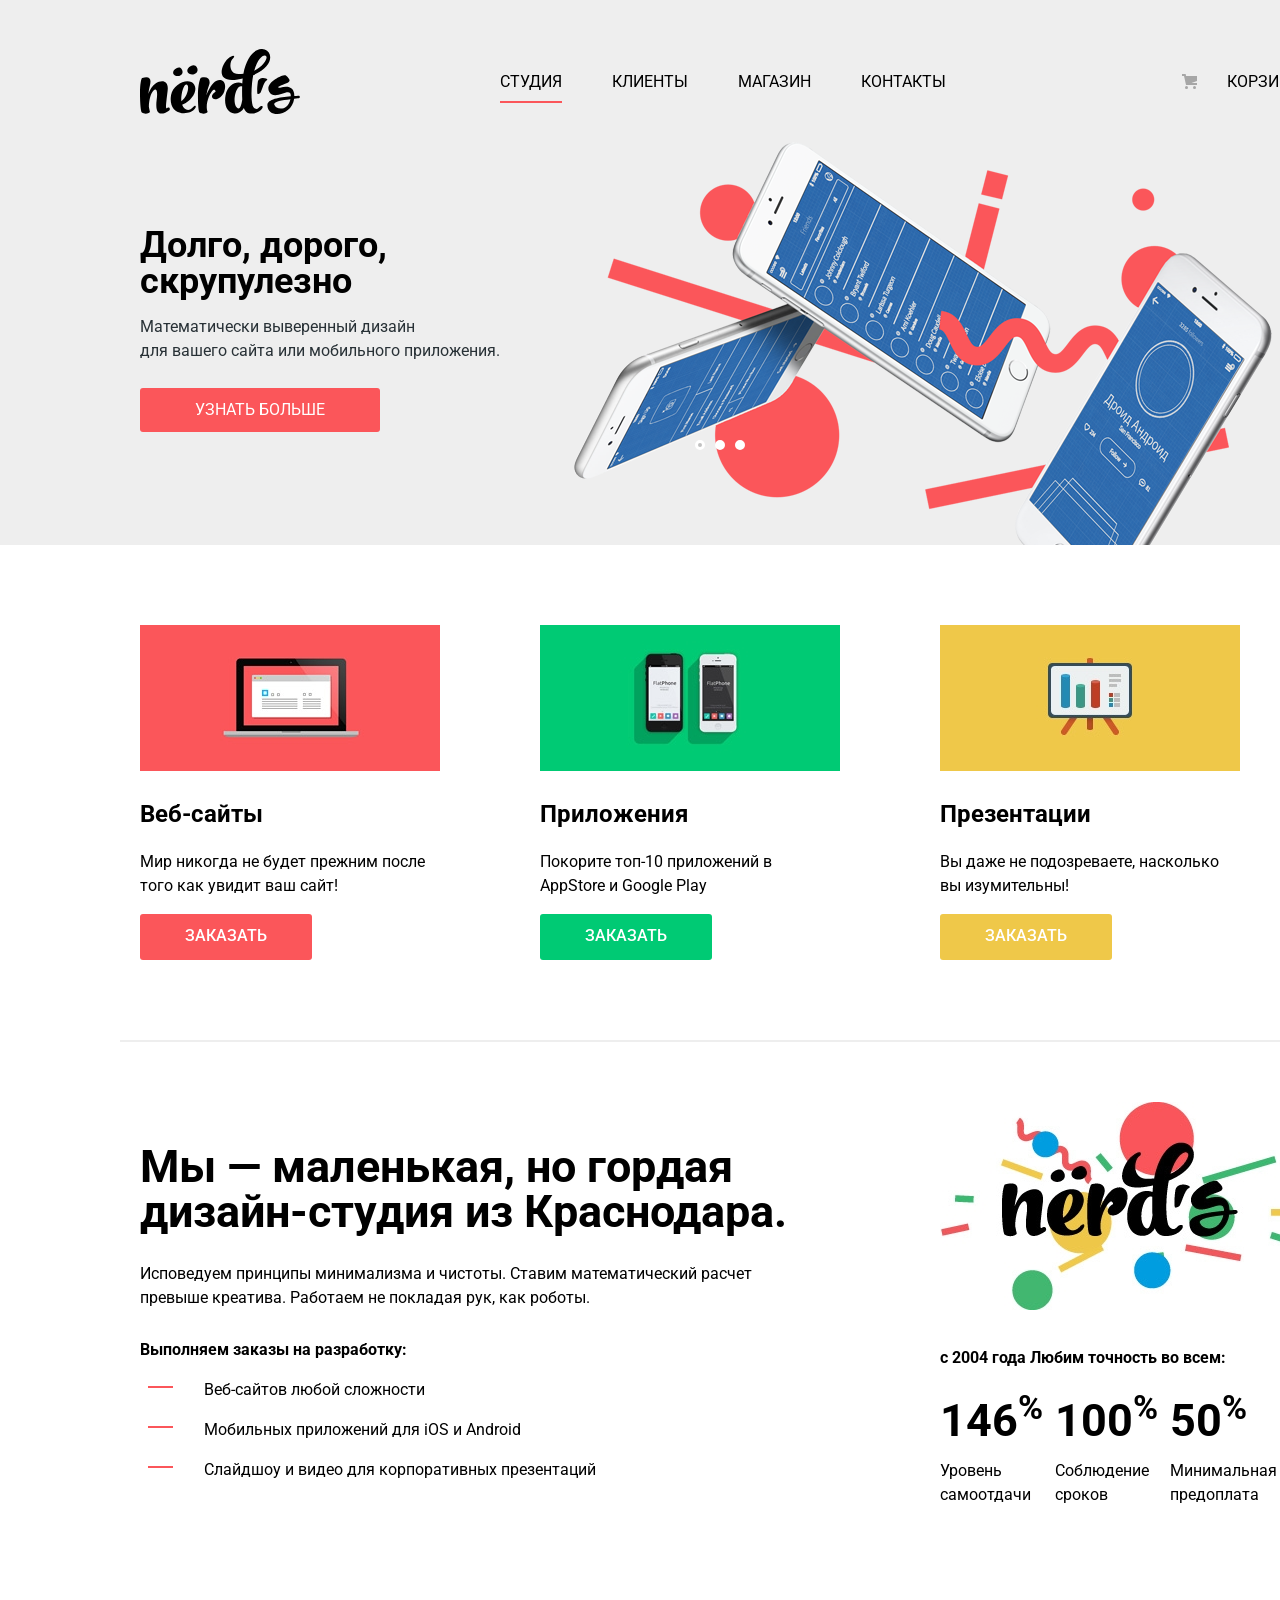
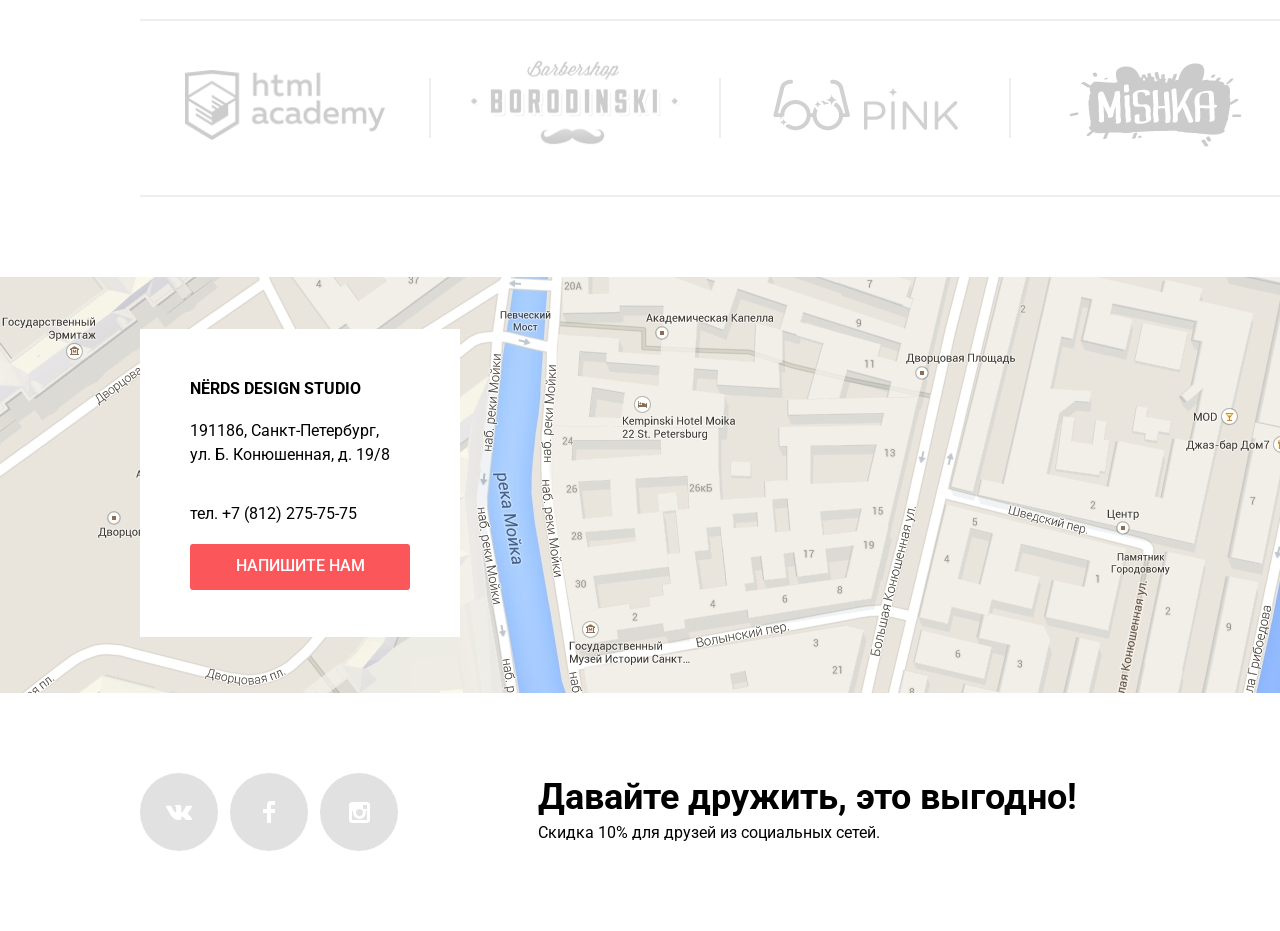
<file: index.html>
<!DOCTYPE html>
<html lang="ru">
  <head>
    <meta charset="UTF-8" />
    <meta name="viewport" content="width=device-width, initial-scale=1.0" />
    <title>nerds</title>
    <link href="https://fonts.googleapis.com/css?family=Roboto:400,500,700&amp;subset=cyrillic" rel="stylesheet">
    <link href="style/normalize.css" rel="stylesheet" />
    <link rel="stylesheet" href="style/style.css" />
  </head>
  <body>
    <header class="main-header">
      <nav class="main-navigation  container">
        <h1 class="visually-hidden">nerds</h1>
        <a href="index.html" class="main-header-logo">
          <img src="img/nerds-logo.svg" width="160" height="65" alt="Логотип nerds" />
        </a>
        <div class="main-navigation-wrapper">
          <ul class="site-navigation">
            <li>
              <a href="index.html" class="active-link">Студия</a>
            </li>
            <li>
              <a href="clients.html">Клиенты</a>
            </li>
            <li>
              <a href="catalog.html">Магазин</a>
            </li>
            <li>
              <a href="contacts.html">Контакты</a>
            </li>
          </ul>
          <ul class="user-navigation">
            <li>
              <a class="basket-link" href="basket.html">Корзина</a>
            </li>
          </ul>
        </div>
      </nav>
    </header>
    <section class="slider">
      <div class="slider-inner container">
        <input type="radio" id="btn-1" name="toggle" checked>
        <input type="radio" id="btn-2" name="toggle">
        <input type="radio" id="btn-3" name="toggle">
        <div class="slider-controls">
          <label for="btn-1"></label>
          <label for="btn-2"></label>
          <label for="btn-3"></label>
        </div>
        <div class="slides">
          <div class="slide">
            <div class="slide-text">
              <div class="slide-title">Долго, дорого, скрупулезно</div>
              <p>Математически выверенный дизайн<br>
                для вашего сайта или мобильного приложения.</p>
              <a class="btn" href="#">Узнать больше</a>
            </div>
          </div>
          <div class="slide">
            <div class="slide-text">
              <div class="slide-title">Любим математику как никто другой</div>
              <p>Математически выверенный дизайн<br>
                для вашего сайта или мобильного приложения.</p>
              <a class="btn" href="#">Узнать больше</a>
            </div>
          </div>
          <div class="slide">
            <div class="slide-text">
              <div class="slide-title">Только ночь, только хардкор</div>
              <p>Математически выверенный дизайн<br>
                для вашего сайта или мобильного приложения.</p>
              <a class="btn" href="#">Узнать больше</a>
            </div>
          </div>
        </div>
      </div>
    </section>
    <section class="type-services container">
      <h2 class="visually-hidden">Виды услуг</h2>
      <ul class="type-services-list">
        <li class="type-services-item">
          <img src="img/illustration-1.jpg" width="300" height="146" alt="Веб сайты" />
          <h3>Веб-сайты</h3>
          <p>Мир никогда не будет прежним после того как увидит ваш сайт!</p>
          <a class="button" href="#">Заказать</a>
        </li>
        <li class="type-services-item">
          <img src="img/illustration-2.jpg" width="300" height="146" alt="Приложения" />
          <h3>Приложения</h3>
          <p>Покорите топ-10 приложений в AppStore и Google Play</p>
          <a class="button button-green" href="#">Заказать</a>
        </li>
        <li class="type-services-item">
          <img src="img/illustration-3.jpg" width="300" height="146" alt="Презентации" />
          <h3>Презентации</h3>
          <p>Вы даже не подозреваете, насколько вы изумительны!</p>
          <a class="button button-yellow" href="#">Заказать</a>
        </li>
      </ul>
    </section>
    <section class="about container">
      <h2 class="visually-hidden">О нас</h2>
      <div class="about-left">
        <b>Мы — маленькая, но гордая дизайн-студия из Краснодара.</b>
        <p>
          Исповедуем принципы минимализма и чистоты. Ставим математический
          расчет превыше креатива. Работаем не покладая рук, как роботы.
        </p>
        <p class="about-title">Выполняем заказы на разработку:</p>
        <ul class="about-directions">
          <li>Веб-сайтов любой сложности</li>
          <li>Мобильных приложений для iOS и Android</li>
          <li>Слайдшоу и видео для корпоративных презентаций</li>
        </ul>
      </div>
      <div class="about-right">
        <p class="about-title">с 2004 года Любим точность во всем:</p>
        <ul class="stats-list">
          <li class="stats-value">
            <b>146<sup>%</sup></b>
            <p class="stats-description">
              Уровень <br />
              самоотдачи
            </p>
          </li>
          <li class="stats-value">
            <b>100<sup>%</sup></b>
            <p class="stats-description">
              Соблюдение <br />
              сроков
            </p>
          </li>
          <li class="stats-value">
            <b>50<sup>%</sup></b>
            <p class="stats-description">
              Минимальная <br />
              предоплата
            </p>
          </li>
        </ul>
      </div>
    </section>
    <section class="partners container">
      <h2 class="visually-hidden">Партнеры</h2>
      <ul class="partners-list">
        <li class="partners-item">
          <a href="#" target="_blank">
            <img src="img/logo-1.png" width="200" height="70" alt="Html academy" />
          </a>
        </li>
        <li class="partners-item">
          <a href="#" target="_blank">
            <img src="img/logo-2.png" width="209" height="87" alt="Borodinski" />
          </a>
        </li>
        <li class="partners-item">
          <a href="#" target="_blank">
            <img src="img/logo-3.png" width="185" height="52" alt="Pink" />
          </a>
        </li>
        <li class="partners-item">
          <a href="#" target="_blank">
            <img src="img/logo-4.png" width="173" height="84" alt="Mishka" />
          </a>
        </li>
      </ul>
    </section>
    <footer>
      <section class="contacts">
        <h2 class="visually-hidden">Контакты</h2>
        <iframe
          src="https://yandex.ru/map-widget/v1/?um=constructor%3A1b38557f843f948382fe38549c02ef60f579a05e9a48467eda817ba6c1360b49&amp;source=constructor"></iframe>
        <div class="map-container">
          <img src="img/map.jpg" alt="Дизайн-студия Nerds - карта">
        </div>
        <div class="container">
          <div class="contacts-info">
            <b>NЁRDS DESIGN STUDIO</b>
            <p class="contacts-info-text">191186, Санкт-Петербург, <br> ул. Б. Конюшенная, д. 19/8</p>
            <p class="contacts-info-text">тел. <a href="tel:+78122757575">+7 (812) 275-75-75</a></p>
            <a class="button write-us" href="form.html">Напишите нам</a>
          </div>
        </div>
      </section>
      <section class="social container">
        <h2 class="visually-hidden">Мы в социальных сетях</h2>
        <ul class="social-list">
          <li>
            <a class="social-button button-vk" href="#">
              <span class="visually-hidden">Вконтакте</span>
            </a>
          </li>
          <li>
            <a class="social-button button-fb" href="#">
              <span class="visually-hidden">Фейсбук</span>
            </a>
          </li>
          <li>
            <a class="social-button button-insta" href="#">
              <span class="visually-hidden">Инстаграм</span>
            </a>
          </li>
        </ul>
        <div class="social-text">
          <b>Давайте дружить, это выгодно!</b>
          <p>Скидка 10% для друзей из социальных сетей.</p>
        </div>
      </section>
      <section class="modal modal-feedback">
        <b>Напишите нам</b>
        <form class="feedback-form" action="https://echo.htmlacademy.ru" method="post">
          <div class="feedback-form-user-info">
            <div>
              <label for="name">Ваше имя:</label>
              <input id="name" type="text" name="name" placeholder="Имя Фамилия" required>
            </div>
            <div>
              <label for="email">Ваш e-mail:</label>
              <input id="email" type="email" name="email" placeholder="email@example.com" required>
            </div>
          </div>
          <div>
            <label for="message">Текст письма:</label>
            <textarea id="message" name="message" placeholder="В свободной форме"></textarea>
          </div>
          <button class="button" type="submit">Отправить</button>
        </form>
        <button class="modal-close" type="button"><span class="visually-hidden">Закрыть</span></button>
      </section>
      <script src="js/script.js"></script>
    </footer>
  </body>
</html>
</file>
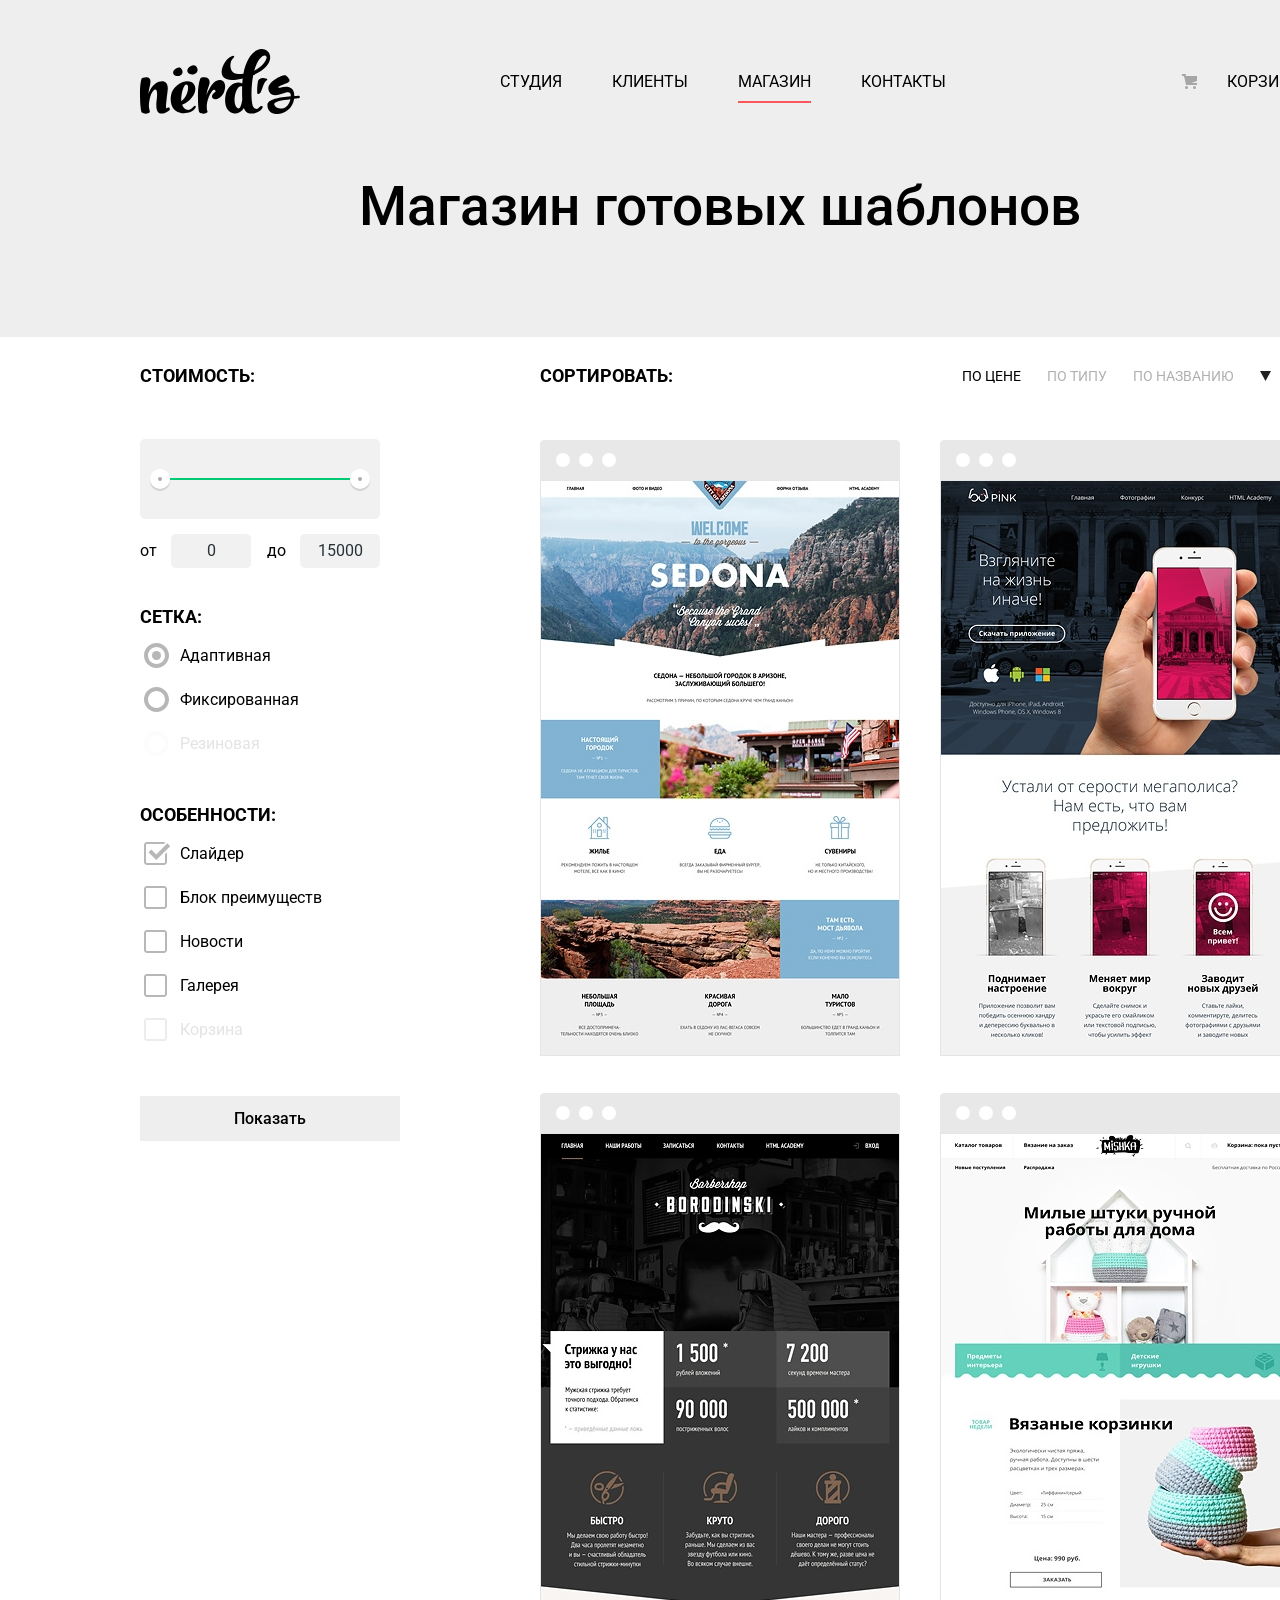
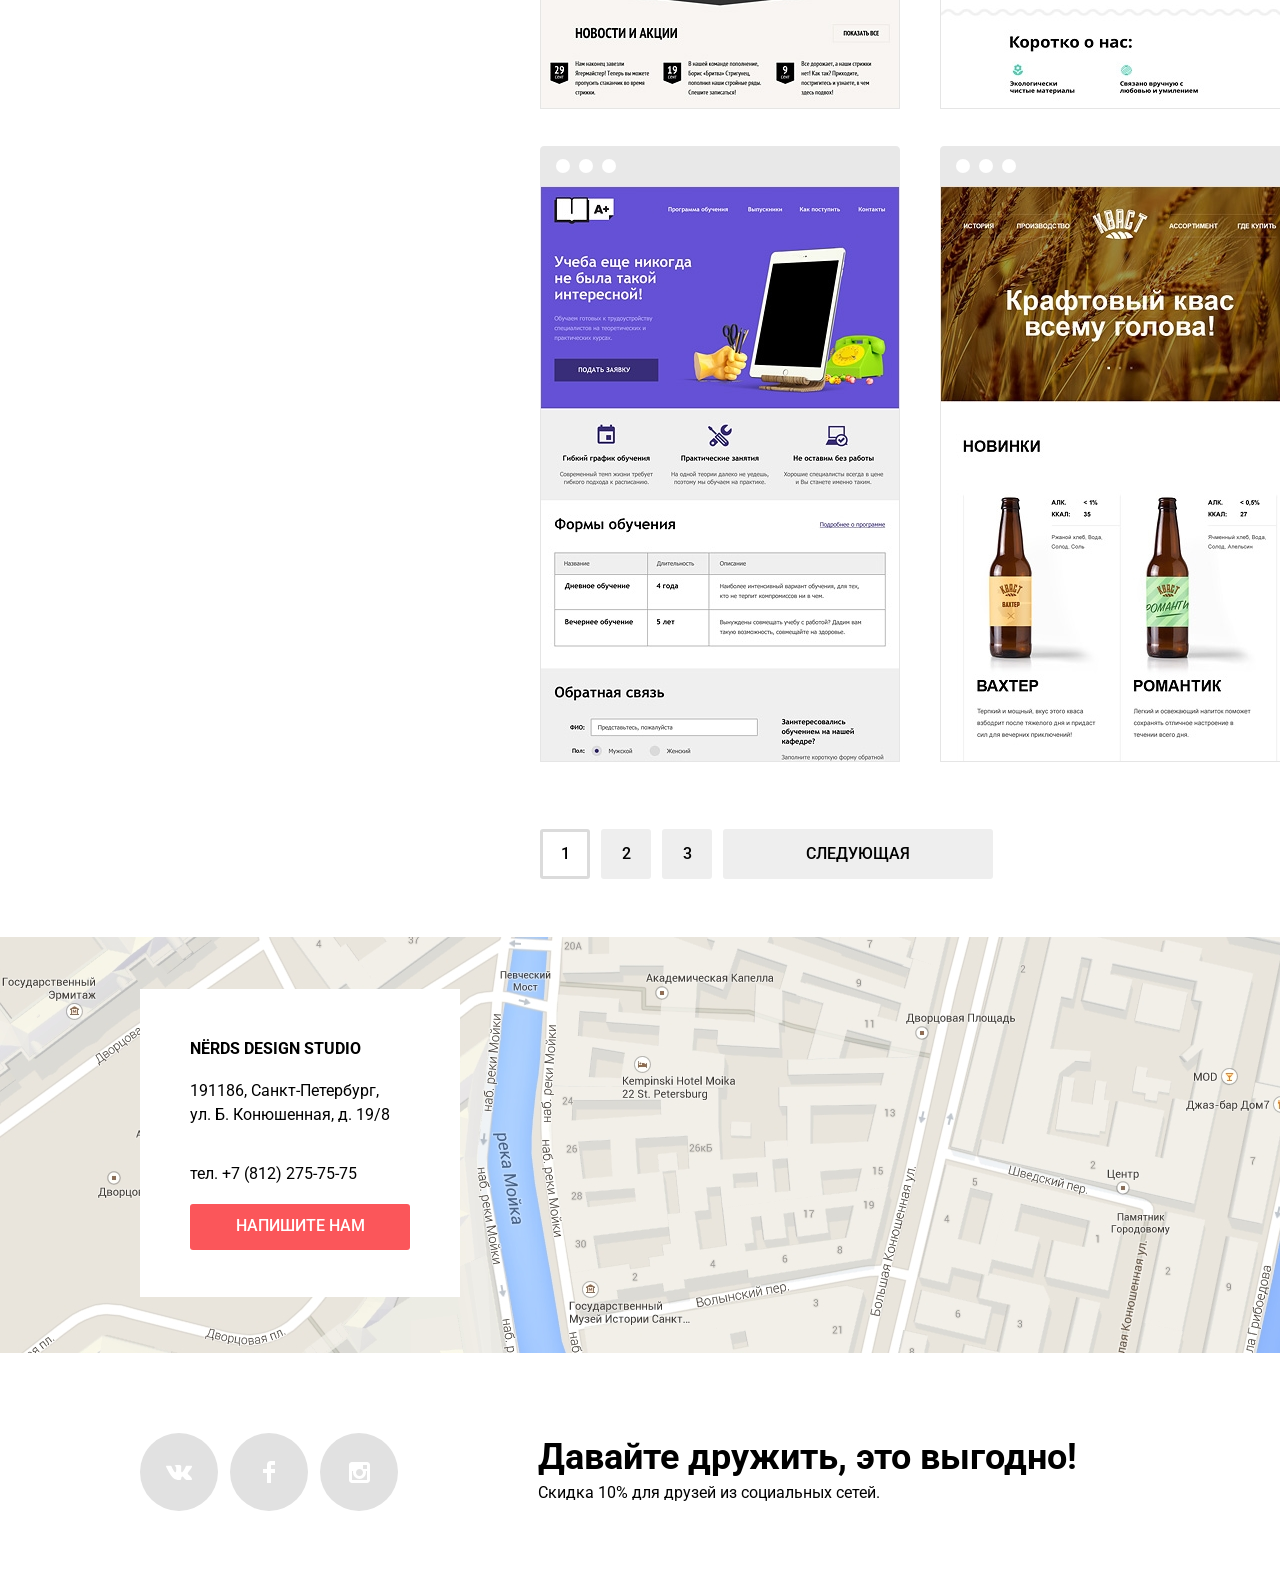
<file: catalog.html>
<!DOCTYPE html>
<html lang="ru" >
  <head>
    <meta charset="UTF-8" />
    <meta name="viewport" content="width=device-width, initial-scale=1.0" />
    <title>nerds</title>
    <link href="https://fonts.googleapis.com/css?family=Roboto:400,500,700&amp;subset=cyrillic" rel="stylesheet">
    <link href="style/normalize.css" rel="stylesheet" />
    <link rel="stylesheet" href="style/style.css" />
  </head>
  <body>
    <header class="main-header">
      <nav class="main-navigation  container">
        <a href="index.html" class="main-header-logo">
          <img src="img/nerds-logo.svg" width="160" height="65" alt="Логотип nerds" />
        </a>
        <div class="main-navigation-wrapper">
          <ul class="site-navigation">
            <li>
              <a href="index.html">Студия</a>
            </li>
            <li>
              <a href="clients.html">Клиенты</a>
            </li>
            <li>
              <a href="catalog.html" class="active-link">Магазин</a>
            </li>
            <li>
              <a href="contacts.html">Контакты</a>
            </li>
          </ul>
          <ul class="user-navigation">
            <li>
              <a class="basket-link" href="basket.html">Корзина</a>
            </li>
          </ul>
        </div>
      </nav>
    </header>
    <section class="page-title">
      <div class="container">
        <h1>Магазин готовых шаблонов</h1>
      </div>
    </section>
    <div class="catalog-columns container">
      <aside class="filters">
        <h2 class="visually-hidden">Фильтр товаров</h2>
        <form action="form.php" method="GET">
          <fieldset class="price">
            <legend>Стоимость:</legend>
            <div class="range-filter">
              <div class="range-controls">
                <div class="scale">
                  <div class="bar"></div>
                </div>
                <div class="toggle toggle-min"></div>
                <div class="toggle toggle-max"></div>
              </div>
              <div class="price-controls">
                <label class="min-price">от <input name="min-price" type="text" value="0"></label>
                <label class="max-price">до <input name="max-price" type="text" value="15000"></label>
              </div>
            </div>
          </fieldset>
          <fieldset class="templates-grid">
            <legend>Сетка:</legend>
            <ul class="filter-options">
              <li class="filter-option">
                <input class="visually-hidden filter-option-radio" type="radio" name="layouts" id="adaptive" value="adaptive"
                  checked>
                <label for="adaptive">Адаптивная</label>
              </li>
              <li class="filter-option">
                <input class="visually-hidden filter-option-radio" type="radio" name="layouts" id="fixed" value="fixed">
                <label for="fixed">Фиксированная</label>
              </li>
              <li class="filter-option">
                <input class="visually-hidden filter-option-radio" type="radio" name="layouts" id="rubber" value="rubber"
                  disabled>
                <label for="rubber">Резиновая</label>
              </li>
            </ul>
          </fieldset>
          <fieldset class="feature">
            <legend>Особенности:</legend>
            <ul>
              <li>
                <input id="slider" type="checkbox" name="feature" value="slider" checked>
                <label for="slider">Слайдер</label>
              </li>
              <li>
                <input id="block-advantage" type="checkbox" name="feature" value="block-advantage">
                <label for="block-advantage">Блок преимуществ</label>
              </li>
              <li>
                <input id="news" type="checkbox" name="feature" value="news">
                <label for="news">Новости</label>
              </li>
              <li>
                <input id="gallery" type="checkbox" name="feature" value="gallery">
                <label for="gallery">Галерея</label>
              </li>
              <li>
                <input id="cart" type="checkbox" name="feature" value="cart" disabled>
                <label for="cart">Корзина</label>
              </li>
            </ul>
          </fieldset>
          <button class="filter-button" type="submit">Показать</button>
        </form>
      </aside>
      <section class="projects">
        <h2 class="visually-hidden">Готовые шаблоны</h2>
        <div class="sort">
          <b class="sort-header">Сортировать:</b>
          <ul class="sort-list">
            <li class="sort-item">
              <a class="sort-link current-sort-link" href="#">По цене</a>
            </li>
            <li class="sort-item">
              <a class="sort-link" href="#">По типу</a>
            </li>
            <li class="sort-item">
              <a class="sort-link" href="#">По названию</a>
            </li>
            <li class="sort-item">
              <a class="sort-down current-sort-link" href="#" aria-label="по уменьшению"></a>
              <a class="sort-up" href="#" aria-label="по возрастанию"></a>
            </li>
          </ul>
        </div>
        <ul class="projects-list">
          <li class="projects-item">
            <img src="img/img-sedona.jpg" alt="Шаблон сайта Sedona">
            <div class="bottom-modal">
              <a href="#">
                <h4 class="projects-item-title">Sedona</h4>
              </a>
              <p class="projects-item-description">Информационный сайт для туристов</p>
              <a class="button" href="#">9 900 руб.</a>
            </div>
          </li>
          <li class="projects-item">
            <img src="img/img-pink.jpg" alt="Шаблон сайта Sedona">
            <div class="bottom-modal">
              <a href="#">
                <h4 class="projects-item-title">PINK APP</h4>
              </a>
              <p class="projects-item-description">Продуктовый лендинг
                приложения для iOS и Android</p>
              <a class="button" href="#">9 900 руб.</a>
            </div>
          </li>
          <li class="projects-item">
            <img src="img/img-barbershop.jpg" alt="Шаблон сайта BARBERSHOP">
            <div class="bottom-modal">
              <a href="#">
                <h4 class="projects-item-title">BARBERSHOP</h4>
              </a>
              <p class="projects-item-description">Сайт салоны красоты. Для мужчин, да.</p>
              <a class="button" href="#">9 900 руб.</a>
            </div>
          </li>
          <li class="projects-item">
            <img src="img/img-mishka.jpg" alt="Шаблон сайта MISHKA">
            <div class="bottom-modal">
              <a href="#">
                <h4 class="projects-item-title">MISHKA</h4>
              </a>
              <p class="projects-item-description">Интернет-магазин
                вязаных игрушек</p>
              <a class="button" href="#">9 900 руб.</a>
            </div>
          </li>
          <li class="projects-item">
            <img src="img/img-aplus.jpg" alt="Шаблон сайта A PLUS">
            <div class="bottom-modal">
              <a href="#">
                <h4 class="projects-item-title">A PLUS</h4>
              </a>
              <p class="projects-item-description">Лендинг курсов повышения квалификации</p>
              <a class="button" href="#">9 900 руб.</a>
            </div>
          </li>
          <li class="projects-item">
            <img src="img/img-kvast.jpg" alt="Шаблон сайта КВАСТ">
            <div class="bottom-modal">
              <a href="#">
                <h4 class="projects-item-title">КВАСТ</h4>
              </a>
              <p class="projects-item-description">Промо-сайт производителя
                крафтового кваса</p>
              <a class="button" href="#">9 900 руб.</a>
            </div>
          </li>
        </ul>
        <nav aria-label="pagination">
          <ul class="pagination">
            <li>
              <a href="" aria-current="page"><span class="visually-hidden">page </span>1</a>
            </li>
            <li>
              <a href="">
                <span class="visually-hidden">page </span>2
              </a>
            </li>
            <li>
              <a href=""> <span class="visually-hidden">page </span>3</a>
            </li>
            <li class=" pagination-next">
              <a href="">
                <span class="visually-hidden">Следующая страница</span><span>СЛЕДУЮЩАЯ</span>
              </a>
            </li>
          </ul>
        </nav>
      </section>
    </div>
    <footer>
      <section class="contacts">
        <h2 class="visually-hidden">Контакты</h2>
        <iframe
          src="https://yandex.ru/map-widget/v1/?um=constructor%3A1b38557f843f948382fe38549c02ef60f579a05e9a48467eda817ba6c1360b49&amp;source=constructor"></iframe>
        <div class="map-container">
          <img src="img/map.jpg" alt="Дизайн-студия Nerds - карта">
        </div>
        <div class="container">
          <div class="contacts-info">
            <b>NЁRDS DESIGN STUDIO</b>
            <p class="contacts-info-text">191186, Санкт-Петербург, <br> ул. Б. Конюшенная, д. 19/8</p>
            <p class="contacts-info-text">тел. <a href="tel:+78122757575">+7 (812) 275-75-75</a></p>
            <a class="button write-us" href="form.html">Напишите нам</a>
          </div>
        </div>
      </section>
      <section class="social container">
        <h2 class="visually-hidden">Мы в социальных сетях</h2>
        <ul class="social-list">
          <li>
            <a class="social-button button-vk" href="#">
              <span class="visually-hidden">Вконтакте</span>
            </a>
          </li>
          <li>
            <a class="social-button button-fb" href="#">
              <span class="visually-hidden">Фейсбук</span>
            </a>
          </li>
          <li>
            <a class="social-button button-insta" href="#">
              <span class="visually-hidden">Инстаграм</span>
            </a>
          </li>
        </ul>
        <div class="social-text">
          <b>Давайте дружить, это выгодно!</b>
          <p>Скидка 10% для друзей из социальных сетей.</p>
        </div>
      </section>
      <section class="modal modal-feedback">
        <b>Напишите нам</b>
        <form class="feedback-form" action="https://echo.htmlacademy.ru" method="post">
          <div class="feedback-form-user-info">
            <div>
              <label for="name">Ваше имя:</label>
              <input id="name" type="text" name="name" placeholder="Имя Фамилия" required>
            </div>
            <div>
              <label for="email">Ваш e-mail:</label>
              <input id="email" type="email" name="email" placeholder="email@example.com" required>
            </div>
          </div>
          <div>
            <label for="message">Текст письма:</label>
            <textarea id="message" name="message" placeholder="В свободной форме"></textarea>
          </div>
          <button class="button" type="submit">Отправить</button>
        </form>
        <button class="modal-close" type="button"><span class="visually-hidden">Закрыть</span></button>
      </section>
      <script src="js/script.js"></script>
    </footer>
  </body>
</html>
</file>
<file: style/style.css>
body {
  min-width: 1440px;
  margin: 0;
  padding: 0;
  font-family: "Roboto", Arial, sans-serif;
  font-size: 16px;
  line-height: 24px;
  font-weight: 400;
  color: #000000;
  background-color: #ffffff;
}

a {
  text-decoration: none;
}

.visually-hidden {
  position: absolute;
  width: 1px;
  height: 1px;
  margin: -1px;
  border: 0;
  padding: 0;
  white-space: nowrap;
  clip-path: inset(100%);
  clip: rect(0 0 0 0);
  overflow: hidden;
}

.container {
  width: 1160px;
  margin: 0 auto;
  padding: 0 20px;
}

.button {
  display: inline-block;
  padding: 13px 45px 15px 45px;
  font: inherit;
  font-weight: 500;
  line-height: 18px;
  vertical-align: middle;
  text-align: center;
  color: #ffffff;
  text-transform: uppercase;
  background-color: #fb565a;
  border: none;
  cursor: pointer;
  border-radius: 3px;
}

.button:hover,
.button:focus {
  background-color: #e74246;
}

.button:active {
  background-color: #d7373b;
  box-shadow: 0px 5px 5px -5px rgba(0, 0, 0, 0.6) inset;
  color: rgba(255, 255, 255, 0.3);
}

.button.disabled,
.button:disabled {
  cursor: default;
  opacity: 0.5;
  background-color: #000000;
}

.main-header {
  background-color: #eeeeee;
}

.main-header .main-navigation {
  display: flex;
  padding-top: 49px;
  justify-content: space-between;
  min-height: 65px;
}

.main-header .main-header-logo {
  width: 160px;
  height: 65px;
  margin-right: 200px;
}

.main-header .main-header-logo:hover {
  opacity: 0.8;
}

.main-header .main-header-logo:hover {
  opacity: 0.3;
}

.main-header ul {
  margin: 0;
  padding: 0;
  list-style: none;
  column-gap: 50px;
  row-gap: 20px;
  margin-right: 45px;
}

.site-navigation {
  list-style: none;
  margin: 0;
  padding: 0;
  display: flex;
  flex-wrap: wrap;
  margin-top: 75px;
}

.main-header ul.user-navigation {
  margin: 0;
}

.main-navigation .main-navigation-wrapper {
  display: flex;
  flex-grow: 1;
  justify-content: space-between;
  align-items: center;
}

.basket-link {
  position: relative;
  display: inline-flex;
  align-items: center;
}

.basket-link::before {
  content: "";
  position: absolute;
  left: -45px;
  width: 15px;
  height: 15px;
  background-image: url("../img/cart-icon.svg");
  background-repeat: no-repeat;
  background-position: 0 0;
  align-self: center;
}

.basket-link.active-link::after {
  content: "";
  position: absolute;
  left: -45px;
  right: 0;
  bottom: -9px;
  height: 1px;
  background-color: #fb565a;
}

.site-navigation a,
.basket-link {
  color: #000;
  text-transform: uppercase;
}

.main-navigation-wrapper a:focus,
.main-navigation-wrapper a:active {
  opacity: 0.3;
  color: #000;
}

.main-navigation-wrapper a:hover {
  color: #fb565a;
}

.site-navigation a.active-link {
  border-bottom: 2px #fb565a solid;
  padding-bottom: 10px;
}

.slider {
  background-color: #eeeeee;
  margin-bottom: 80px;
}

.slider-inner {
  position: relative;
  min-height: 431px;
  margin: 0 auto;
  max-width: 1160px;
  box-sizing: border-box;
  background-color: #eeeeee;
}

.slider input[type="radio"] {
  position: absolute;
  opacity: 0;
}

.slider-controls {
  position: absolute;
  bottom: 95px;
  left: 50%;
  width: 200px;
  height: 10px;
  margin-left: -100px;
  text-align: center;
  z-index: 1000;
}

.slider-controls label {
  display: inline-block;
  width: 4px;
  height: 4px;
  margin: 0 3px;
  background: white;
  border: 3px solid white;
  vertical-align: top;
  border-radius: 50%;
  cursor: pointer;
}

#btn-1:checked ~ .slider-controls label[for="btn-1"],
#btn-2:checked ~ .slider-controls label[for="btn-2"],
#btn-3:checked ~ .slider-controls label[for="btn-3"] {
  background: #c1c1c1;
}

.slide {
  position: absolute;
  top: 0;
  left: 0;
  width: 100%;
  height: 100%;
  overflow: hidden;
  align-items: center;
}

.slide-text {
  width: 380px;
  padding: 30px 0;
  color: #283136;
}

.slide-title {
  font-size: 36px;
  line-height: 1;
  font-weight: bold;
  color: black;
}

.slide .btn {
  display: block;
  max-width: 240px;
  padding: 10px 0;
  margin-top: 25px;
  color: white;
  text-transform: uppercase;
  text-align: center;
  text-decoration: none;
  background: #fb565a;
  border-radius: 3px;
}

.slide .btn:hover,
.slide .btn:focus {
  background-color: #e74246;
}

.slide .btn:active {
  background-color: #d7373b;
  box-shadow: 0px 5px 5px -5px rgba(0, 0, 0, 0.6) inset;
  color: rgba(255, 255, 255, 0.3);
}

.slide:nth-child(1) {
  background-image: url("../img/slider-bg.png");
  background-repeat: no-repeat;
  background-position: 100% 10px;
}

.slide:nth-child(2) {
  background-image: url("../img/slider-bg-2.png");
  background-repeat: no-repeat;
  background-position: 100% 10px;
}

.slide:nth-child(3) {
  background-image: url("../img/slider-bg-3.png");
  background-repeat: no-repeat;
  background-position: 100% 0;
}

.slide {
  display: none;
}

#btn-1:checked ~ .slides .slide:nth-child(1) {
  display: flex;
}

#btn-2:checked ~ .slides .slide:nth-child(2) {
  display: flex;
}

#btn-3:checked ~ .slides .slide:nth-child(3) {
  display: flex;
}

.type-services {
  padding-bottom: 80px;
  border-bottom: 2px solid #eeeeee;
}

.type-services-list {
  display: grid;
  grid-template-columns: repeat(3, 300px);
  gap: 100px;
  padding: 0;
  margin: 0;
  list-style: none;
  justify-content: start;
}

.type-services-item h3 {
  font-size: 24px;
}

.button-green {
  background-color: #00ca74;
}

.button-yellow {
  background-color: #efc849;
}

.button-green:hover,
.button-green:focus {
  background-color: #00bc6c;
}

.button-yellow:hover,
.button-yellow:focus {
  background-color: #eab534;
}

.button-green:active {
  background-color: #00aa62;
  box-shadow: 0px 5px 5px -5px rgba(0, 0, 0, 0.6) inset;
  color: rgba(255, 255, 255, 0.3);
}

.button-yellow:active {
  background-color: #e5a722;
  box-shadow: 0px 5px 5px -5px rgba(0, 0, 0, 0.6) inset;
  color: rgba(255, 255, 255, 0.3);
}

.about {
  display: flex;
  padding: 60px 0 70px;
  gap: 140px;
}

.about .about-left,
.about .about-right {
  display: flex;
  align-items: flex-start;
  justify-content: center;
  flex-direction: column;
}

.about-left {
  flex: 0 1 65%;
}

.about-right {
  flex: 0 1 35%;
}

.about-left > b {
  font-size: 45px;
  line-height: 45px;
  margin-bottom: 28px;
}

.about-left > b + p {
  margin: 0px 0px 12px;
}

.about-right::before {
  content: "";
  position: relative;
  top: 0;
  left: 0;
  width: 360px;
  height: 208px;
  background: url("../img/nerds-illustration.jpg") no-repeat center / cover;
}

.about-right > p {
  margin: 36px 0px 30px;
}

.about-title {
  font-weight: bold;
  margin-bottom: 0px;
}

.about-directions li {
  list-style: none;
  position: relative;
  padding-left: 24px;
  margin-bottom: 16px;
}

.about-directions li::before {
  content: "";
  position: absolute;
  left: -32px;
  top: 8px;
  width: 25px;
  height: 2px;
  background: url("../img/hr-li.svg") no-repeat center / contain;
}

.about-directions li:last-child {
  margin-bottom: 0;
}

.stats-list {
  display: flex;
  position: relative;
  flex-direction: row;
  list-style: none;
  gap: 12px;
  padding-left: 0;
}

.stats-list li b:first-child {
  font-size: 45px;
  font-weight: bold;
  line-height: 10px;
}

.about {
  padding-bottom: 80px;
  border-bottom: 2px solid #eeeeee;
}

.partners {
  margin-bottom: 80px;
}

.partners-list {
  display: flex;
  align-items: center;
  padding: 40px 0px;
  margin: 0;
  list-style: none;
  border-bottom: 2px solid #eeeeee;
}

.partners-item {
  flex: 1 1 0;
  display: flex;
  justify-content: center;
  align-items: center;
  position: relative;
}

.partners-item img {
  opacity: 0.2;
}

.partners-item img:hover {
  opacity: 1;
}

.partners-item img:active {
  opacity: 0.1;
}

.partners-item::after {
  content: "";
  position: absolute;
  top: 50%;
  right: 0;
  transform: translate(50%, -50%);
  width: 2px;
  height: 60px;
  background-color: #eeeeee;
}

.partners-item:last-child::after {
  display: none;
}

.contacts {
  position: relative;
  height: 416px;
  padding-bottom: 80px;
  overflow: hidden;
}

.contacts iframe {
  position: relative;
  z-index: 2;
  width: 100%;
  height: 416px;
  border: none;
}

.contacts img {
  position: absolute;
  top: 0;
  z-index: 1;
  width: 100%;
  height: 416px;
}

.contacts-info {
  display: flex;
  flex-direction: column;
  justify-content: space-between;
  position: absolute;
  top: 52px;
  z-index: 2;
  width: 320px;
  height: 308px;
  padding: 48px 50px 47px 50px;
  background-color: #ffffff;
  box-sizing: border-box;
}

.contacts-info .contacts-info-text a {
  color: #000;
}

.social {
  display: flex;
  gap: 140px;
  align-items: center;
  margin-bottom: 80px;
}

.social-list li {
  background-color: #e1e1e1;
  border-radius: 50%;
  height: 78px;
  width: 78px;
  text-align: center;
  align-content: center;
  fill: #fff;
}

.social-list li:hover,
.social-list li:focus {
  background-color: #e74246;
}

.social-list li:active {
  background-color: #d7373b;
  box-shadow: 0px 5px 5px -5px rgba(0, 0, 0, 0.6) inset;
  fill: rgba(255, 255, 255, 0.3);
}

.social-list {
  list-style: none;
  display: flex;
  gap: 12px;
  padding-left: 0px;
  margin: 0;
}

.social-button svg {
  vertical-align: middle;
}

.social-button {
  display: flex;
  align-items: center;
  justify-content: center;
  background-repeat: no-repeat;
  background-position: center;
  background-size: contain;
}

.social-text b {
  font-size: 36px;
  line-height: 36px;
}

.social-text p {
  margin: 0;
  margin-top: 5px;
}

.button-vk {
  background-image: url("../img/vk-icon.svg");
  height: 15px;
}

.button-fb {
  background-image: url("../img/fb-icon.svg");
  height: 22px;
}

.button-insta {
  background-image: url("../img/insta-icon.svg");
  height: 21px;
}

.modal {
  display: none;
}

@keyframes animate_fading {
  0% {
    opacity: 0;
  }

  25% {
    opacity: 0.6;
  }

  50% {
    opacity: 0.6;
  }

  100% {
    opacity: 1;
  }
}

.modal-show {
  display: block;
  animation: animate_fading 1s;
  animation-timing-function: linear;
}

.modal-feedback {
  position: fixed;
  top: 50vh;
  left: 50%;
  z-index: 3;
  transform: translate(-50%, -50%);
  width: 760px;
  padding: 68px 100px 85px 100px;
  background: #ffffff;
  box-shadow: 0px 20px 40px rgba(0, 0, 0, 0.4);
}

.modal-feedback > b {
  font-size: 45px;
  line-height: 45px;
}

.feedback-form-user-info {
  display: flex;
  justify-content: space-between;
}

.modal-close {
  position: absolute;
  top: 80px;
  right: 87px;
  width: 21px;
  height: 21px;
  padding: 0;
  border: none;
  cursor: pointer;
  opacity: 0.3;
  background: url("../img/close-cross.svg") no-repeat center / contain;
}

.modal-close:hover {
  opacity: 1;
}

.modal-close:active {
  opacity: 0.1;
}

.feedback-form {
  position: relative;
  margin-top: 32px;
}

.feedback-form label {
  font-weight: bold;
  line-height: 18px;
  color: #000000;
}

.feedback-form-user-info div {
  width: 360px;
  padding-top: 12px;
  margin-bottom: 32px;
}

.feedback-form input,
.feedback-form textarea {
  display: block;
  width: 100%;
  margin-top: 10px;
  padding: 13px 15px 16px;
  font-size: 16px;
  line-height: 24px;
  color: #000000;
  background-color: #fff;
  border: 1px solid #d7dcde;
  border-radius: 3px;
  box-sizing: border-box;
  max-width: 100%;
  min-width: 100%;
}

.feedback-form input:focus,
.feedback-form textarea:focus {
  border-color: #000000;
}

.feedback-form input:invalid:not(:placeholder-shown) {
  border-color: #e74246;
  color: #e74246;
}

.feedback-form input:hover,
.feedback-form textarea:hover {
  border-color: #b4b9bb;
}

.feedback-form textarea {
  min-height: 118px;
  margin-bottom: 47px;
}

/* catalog */

.page-title {
  background-color: #eeeeee;
  padding: 65px 0 103px;
  text-align: center;
  color: #000000;
}

.page-title h1 {
  font-weight: 500;
  font-size: 55px;
  line-height: 55px;
  text-align: center;
  color: #000000;
  margin: 0;
}

.catalog-columns {
  display: flex;
  justify-content: space-between;
  margin-bottom: 58px;
  gap: 140px;
  margin-top: 30px;
}

.filters {
  flex: 0 0 260px;
}

.filters legend {
  text-transform: uppercase;
  font-weight: bold;
  font-size: 18px;
  line-height: 18px;
  margin-bottom: 18px;
}

.filters fieldset {
  margin: 0;
  padding: 0;
  border: none;
  margin-bottom: 30px;
}

.filters fieldset.price {
  margin-bottom: 40px;
}

.filters fieldset.price legend {
  margin-bottom: 54px;
}

.range-filter {
  width: 240px;
}

.range-controls {
  position: relative;
  height: 41px;
  padding-top: 39px;
  padding-right: 20px;
  padding-left: 20px;
  margin-bottom: 15px;
  border-radius: 5px;
  background: #f1f1f1;
}

.range-controls .scale {
  height: 2px;
  background: #d7dcde;
}

.range-controls .bar {
  width: 100%;
  height: 2px;
  background: #00ca74;
}

.range-controls .toggle {
  position: absolute;
  top: 30px;
  width: 4px;
  height: 4px;
  cursor: pointer;
  border: 8px solid #fff;
  border-radius: 50%;
  background: #ababab;
  box-shadow: 0 2px 1px 0 #cfcfcf;
}

.range-controls .toggle-min {
  left: 0;
  transform: translateX(50%);
}

.range-controls .toggle-max {
  right: 0;
  transform: translateX(-50%);
}

.price-controls {
  font-size: 0;
}

.price-controls label {
  font-size: 16px;
  display: inline-block;
  width: 50%;
}

.max-price {
  text-align: right;
}

.price-controls input {
  width: 60px;
  margin-left: 10px;
  padding: 8px 10px;
  text-align: center;
  color: #283136;
  border: none;
  border-radius: 5px;
  background: #f1f1f1;
}

.filters ul {
  list-style: none;
  margin: 0;
}

.filters ul li {
  margin-bottom: 20px;
  position: relative;
}

.filters label {
  position: relative;
}

.filter-option-radio + label::before {
  content: "";
  position: absolute;
  width: 25px;
  height: 25px;
  left: -36px;
  top: -3px;
  background-image: url("../img/radio-off.svg");
  background-repeat: no-repeat;
  background-position: 0 0;
  opacity: 0.4;
}

.filter-option-radio:checked + label::before {
  background-image: url("../img/radio-on.svg");
}

.feature input[type="checkbox"] {
  -webkit-appearance: none;
  appearance: none;
}

.feature input[type="checkbox"],
.feature input[type="checkbox"]:checked {
  content: "";
  position: absolute;
  width: 27px;
  height: 23px;
  left: -36px;
  background-image: url("../img/checkbox-off.svg");
  background-repeat: no-repeat;
  background-position: 0 0;
  opacity: 0.4;
}

.feature input[type="checkbox"]:checked {
  background-image: url("../img/checkbox-on.svg");
}

.filter-button {
  border: none;
  width: 100%;
  margin-top: 4px;
  padding-top: 14px;
  padding-bottom: 12px;
  font-weight: 500;
  color: #000000;
  background-color: #eeeeee;
}

.filter-button:hover,
.filter-button:focus {
  background-color: #dfdfdf;
}

.filter-button:active {
  background-color: #d5d5d5;
  box-shadow: 0px 5px 5px -5px rgba(0, 0, 0, 0.6) inset;
  color: rgba(255, 255, 255, 0.3);
}

.filter-option-radio:disabled + label::before {
  opacity: 0.1;
}

.feature input[type="checkbox"]:disabled {
  opacity: 0.1;
}

.filter-option-radio:disabled + label {
  opacity: 0.1;
}

.feature input[type="checkbox"]:disabled + label {
  opacity: 0.1;
}

.feature input[type="checkbox"]:hover,
.feature input[type="checkbox"]:focus {
  opacity: 1;
}

.filter-option-radio:hover + label::before,
.filter-option-radio:focus + label::before {
  opacity: 1;
}

.projects {
  display: flex;
  width: 100%;
  flex-direction: column;
}

.sort {
  text-transform: uppercase;
  display: flex;
  width: 100%;
  flex-wrap: wrap;
  justify-content: space-between;
  align-items: flex-start;
  margin-bottom: 55px;
  line-height: 30px;
}

.sort b {
  font-size: 18px;
  line-height: 18px;
  margin: 0;
  padding: 0;
}

.sort-list {
  position: relative;
  display: flex;
  justify-content: flex-start;
  flex-wrap: wrap;
  gap: 26px;
  list-style: none;
  margin: 0;
  padding: 0;
}

.sort-item {
  display: flex;
  gap: 18px;
  align-items: center;
}

.sort-down {
  width: 11px;
  height: 10px;
  background: url("../img/icon-down-dir.svg") no-repeat;
}

.sort-up {
  width: 11px;
  height: 10px;
  background: url("../img/icon-up-dir.svg") no-repeat;
}

.sort a {
  font-size: 14px;
  line-height: 18px;
  color: #000000;
  text-transform: uppercase;
  opacity: 0.3;
}

.sort a:hover,
.sort a:focus {
  opacity: 0.6;
}

.sort a:active,
.sort .current-sort-link {
  opacity: 1;
}

.projects-list {
  display: flex;
  column-gap: 40px;
  row-gap: 30px;
  justify-content: space-between;
  list-style: none;
  margin: 0;
  padding: 0;
  width: 100%;
  flex-wrap: wrap;
  position: relative;
  margin-bottom: 60px;
}

.projects-item {
  flex: 0 0 calc(50% - 20px);
  box-sizing: border-box;
  position: relative;
  height: fit-content;
  overflow: hidden;
}

.projects-item img {
  width: 100%;
  height: auto;
  box-sizing: border-box;
}

.projects-item:before {
  content: "";
  display: block;
  background-image: url("../img/browser.svg");
  width: 100%;
  background-repeat: no-repeat;
  background-position: 0 0;
  height: 40px;
  opacity: 0.12;
}

.projects-item:hover::before,
.projects-item:focus::before {
  opacity: 1;
}

.projects-item:hover .bottom-modal,
.projects-item:focus .bottom-modal {
  transform: translateY(0);
}

.bottom-modal {
  background-color: #eeeeee;
  padding: 30px 60px;
  display: flex;
  flex-direction: column;
  align-items: center;
  text-align: center;
  position: absolute;
  z-index: 1;
  bottom: 0;
  transform: translateY(100%);
  transition: transform 0.3s ease-in-out;
}

.projects-item-title {
  font-size: 18px;
  line-height: 30px;
  font-weight: 600;
  text-transform: uppercase;
  color: #000000;
  margin: 0;
}

.projects-item-description {
  color: #666666;
  margin-bottom: 22px;
}

nav[aria-label="pagination"] {
  display: flex;
}

.pagination {
  list-style: none;
  margin: 0;
  padding: 0;
  display: flex;
  gap: 11px;
}

.pagination a {
  display: flex;
  align-items: center;
  justify-content: center;
  height: 50px;
  min-width: 50px;
  font-weight: 500;
  color: #000000;
  background-color: #eeeeee;
  border-radius: 3px;
  box-sizing: border-box;
  border: 3px solid transparent;
}

.pagination-next a {
  padding-right: 80px;
  padding-left: 80px;
  text-transform: uppercase;
}

.pagination a:hover,
.pagination a:focus {
  background-color: #dbdbdb;
}

.pagination a:active {
  background-color: #dbdbdb;
  box-shadow: 0px 5px 5px -5px rgba(0, 0, 0, 0.6) inset;
  color: rgba(0, 0, 0, 0.3);
}

.pagination a[aria-current="page"] {
  border: solid 3px #dbdbdb;
  background-color: #ffffff;
  pointer-events: none;
}
</file>
